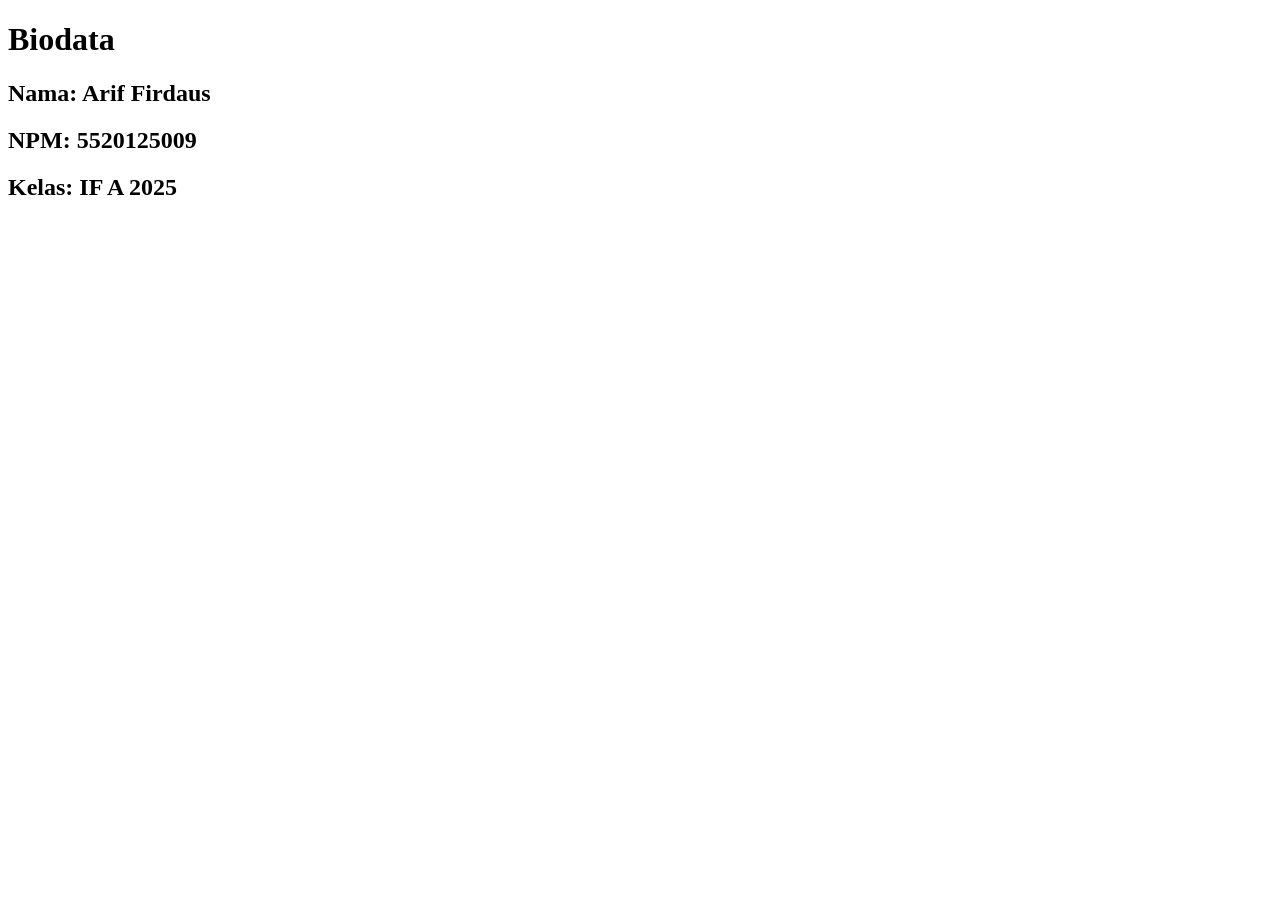
<file: praktikum/PWD-1-P1/Index.html>
<!DOCTYPE html>
<html lang="en">
<head>
    <meta charset="UTF-8">
    <meta name="viewport" content="width=device-width, initial-scale=1.0">
    <title>Biodata</title>
</head>
<body>
    <h1>Biodata</h1>
    <h2>Nama: Arif Firdaus</h2>
    <h2>NPM: 5520125009</h2>
    <h2>Kelas: IF A 2025</h2>
    <h2></h2>


</body>
</html>
</file>
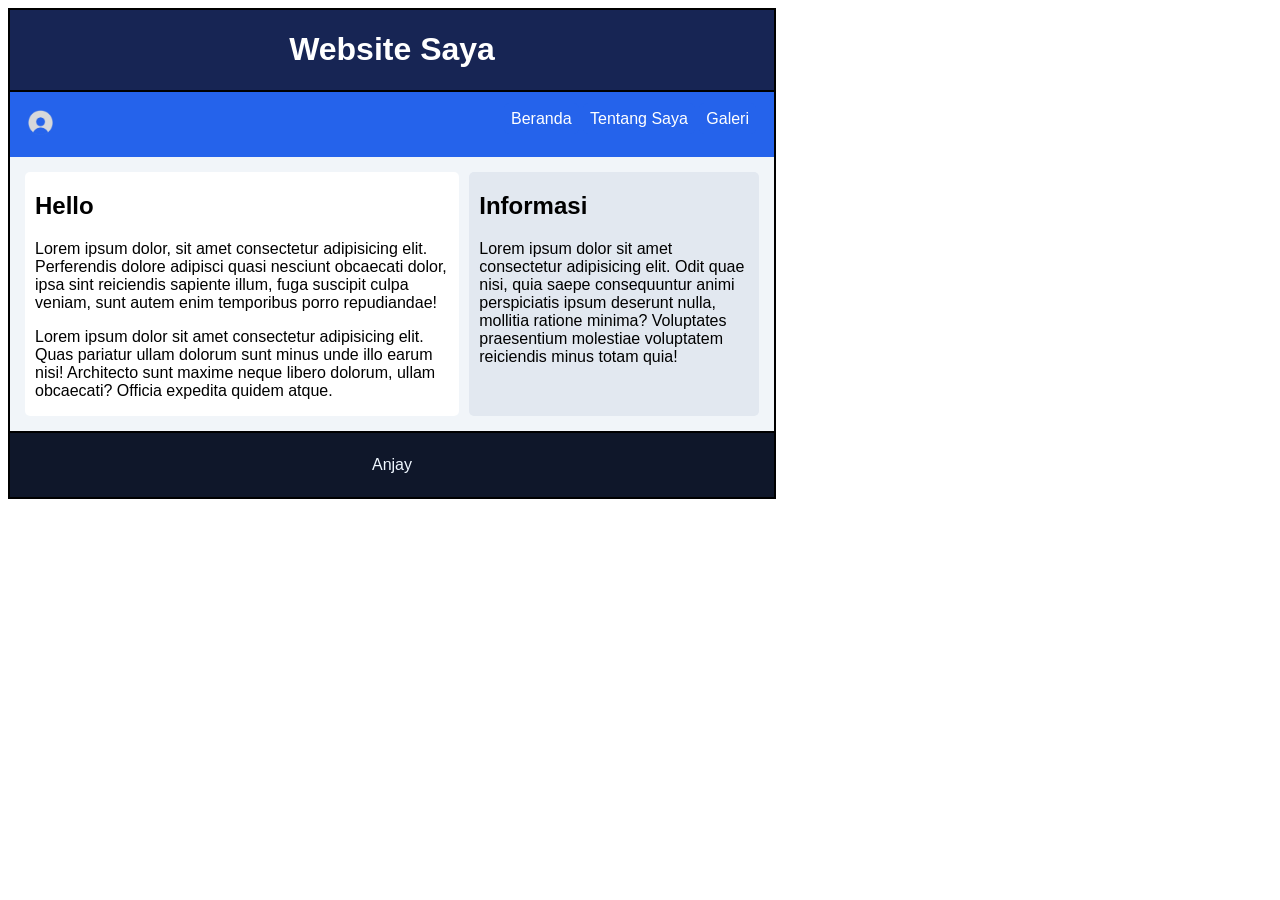
<file: praktikum/PWD-1-P3/index.html>
<!DOCTYPE html>
<html lang="id">
<head>
    <meta charset="UTF-8">
    <meta name="viewport" content="width=device-width, initial-scale=1.0">
    <title>Beranda</title>
    <link rel="stylesheet" href="style.css">
</head>
<body>

    <header class="header">
        <h1>Website Saya</h1>
    </header>

    <nav class="navbar">
        <div class="logo"><img src="download__9_-removebg-preview.png" alt=""></div>
        <div class="menu">
            <a href="index.html">Beranda</a>
            <a href="tentang.html">Tentang Saya</a>
            <a href="galeri.html">Galeri</a>
        </div>
    </nav>

     <section class="content">
        <article class="article">
            <h2>Hello</h2>
            <p>
                Lorem ipsum dolor, sit amet consectetur adipisicing elit. Perferendis dolore adipisci quasi nesciunt obcaecati dolor, ipsa sint reiciendis sapiente illum, fuga suscipit culpa veniam, sunt autem enim temporibus porro repudiandae!
            </p>
            <p>
                Lorem ipsum dolor sit amet consectetur adipisicing elit. Quas pariatur ullam dolorum sunt minus unde illo earum nisi! Architecto sunt maxime neque libero dolorum, ullam obcaecati? Officia expedita quidem atque.
            </p>
        </article>

        <aside class="aside">
            <h2>Informasi</h2>
            <p>Lorem ipsum dolor sit amet consectetur adipisicing elit. Odit quae nisi, quia saepe consequuntur animi perspiciatis ipsum deserunt nulla, mollitia ratione minima? Voluptates praesentium molestiae voluptatem reiciendis minus totam quia!</p>
            <p></p>
        </aside>
    </section>

    <footer class="footer">
        <p>Anjay</p>
    </footer> 

</body>
</html>
</file>
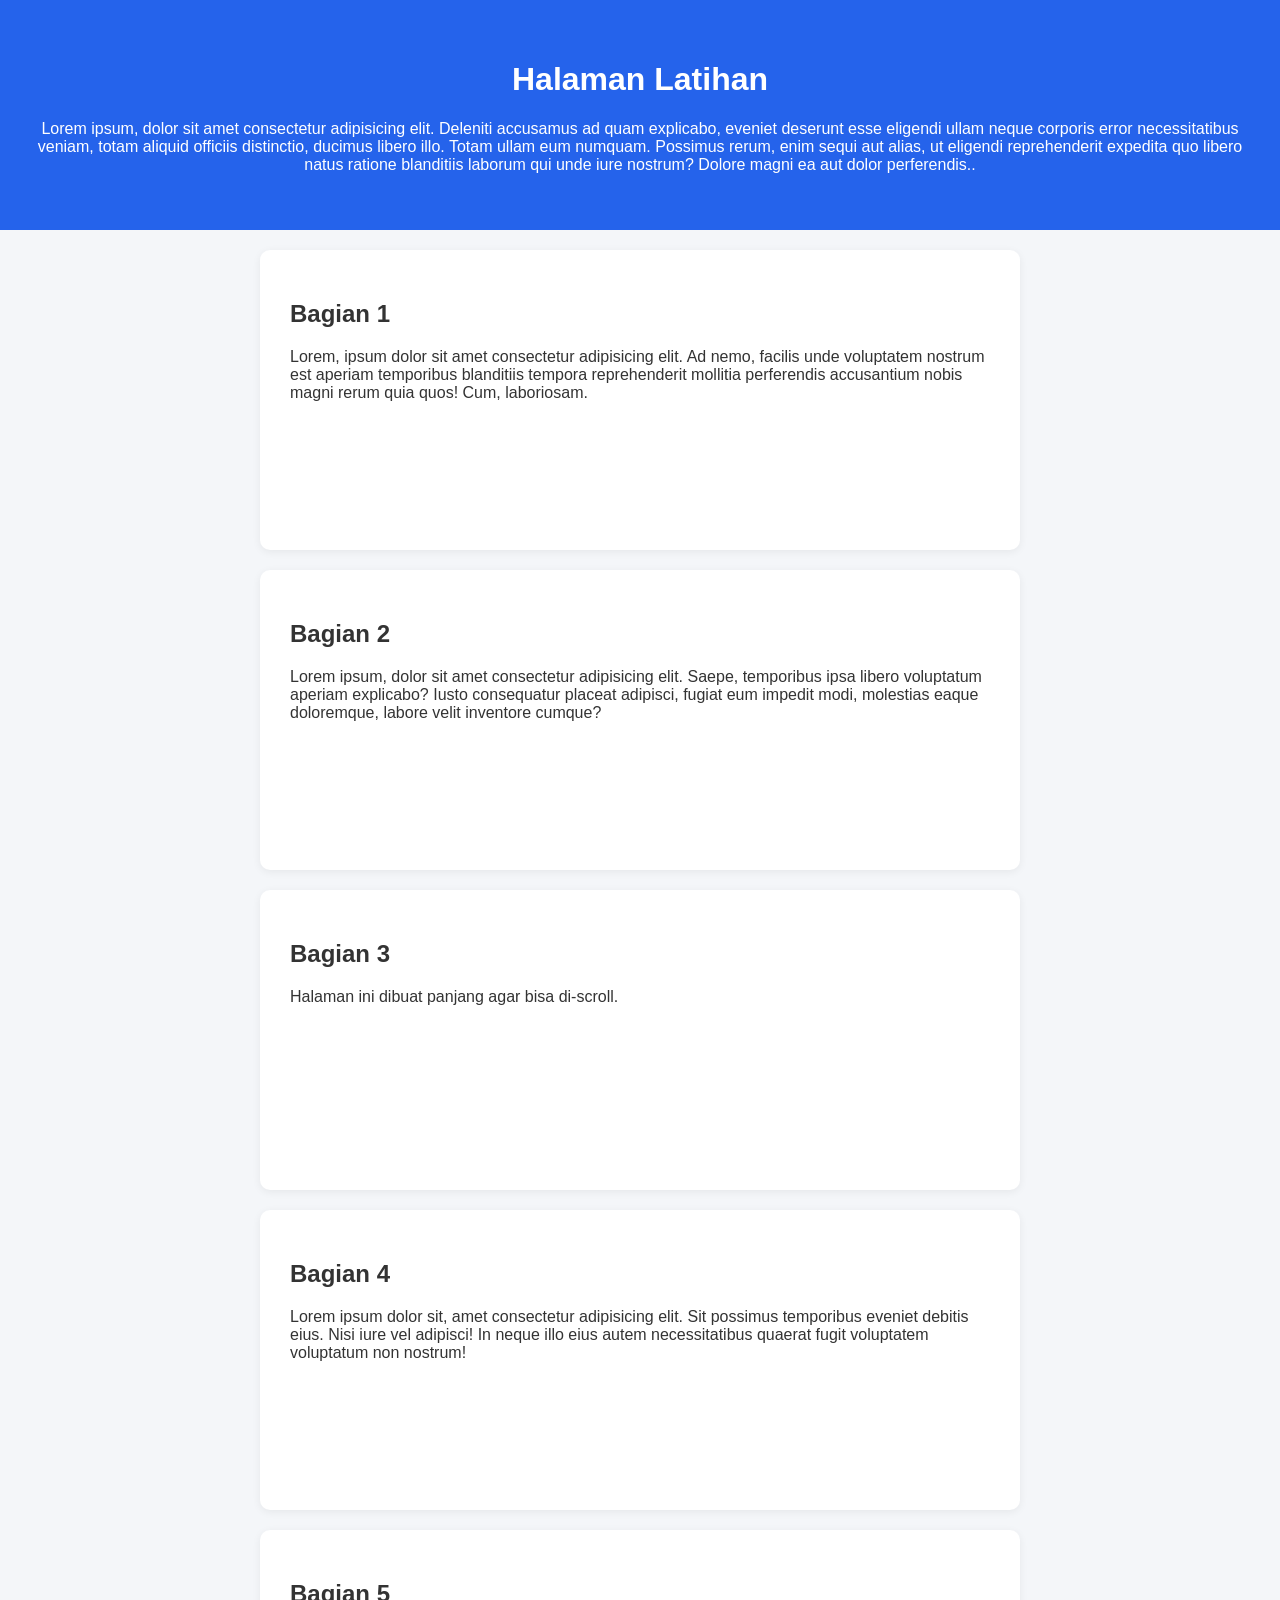
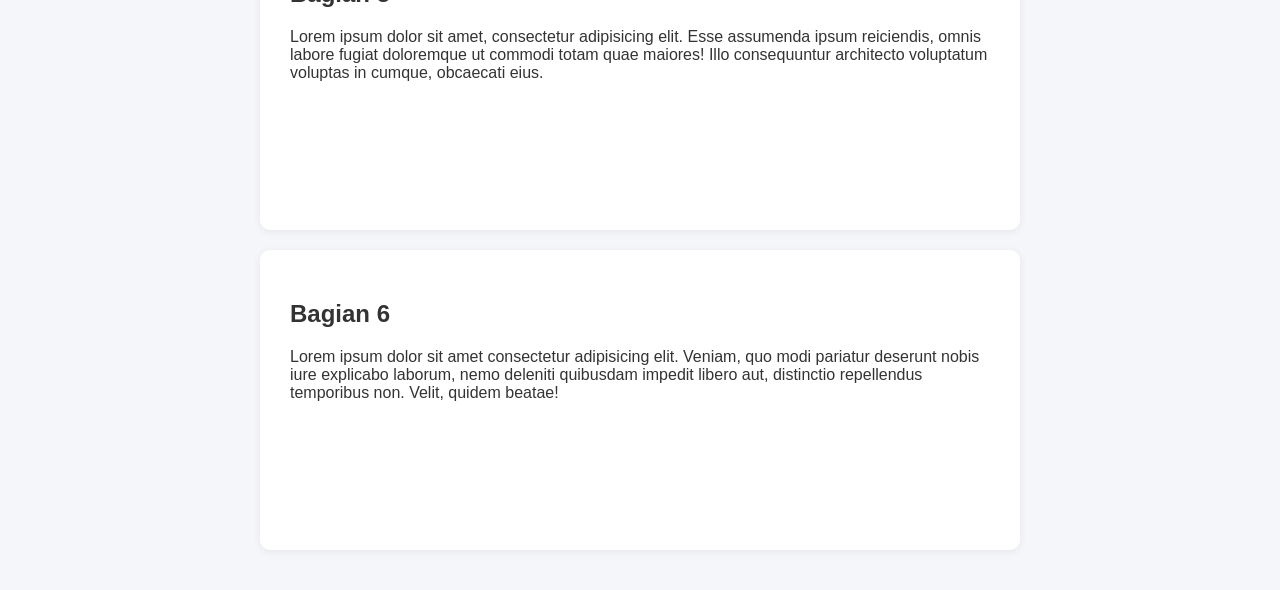
<file: praktikum/PWD-1-P4/index.html>
<!DOCTYPE html>
<html lang="id">
<head>
    <meta charset="UTF-8">
    <meta name="viewport" content="width=device-width, initial-scale=1.0">
    <title>Latihan Back to Top</title>
    <link rel="stylesheet" href="style.css">
</head>
<body>

    <header id="top">
        <h1>Halaman Latihan</h1>
        <p>Lorem ipsum, dolor sit amet consectetur adipisicing elit. Deleniti accusamus ad quam explicabo, eveniet deserunt esse eligendi ullam neque corporis error necessitatibus veniam, totam aliquid officiis distinctio, ducimus libero illo.
        Totam ullam eum numquam. Possimus rerum, enim sequi aut alias, ut eligendi reprehenderit expedita quo libero natus ratione blanditiis laborum qui unde iure nostrum? Dolore magni ea aut dolor perferendis..</p>
    </header>

    <main>
        <section>
            <h2>Bagian 1</h2>
            <p>Lorem, ipsum dolor sit amet consectetur adipisicing elit. Ad nemo, facilis unde voluptatem nostrum est aperiam temporibus blanditiis tempora reprehenderit mollitia perferendis accusantium nobis magni rerum quia quos! Cum, laboriosam.</p>
        </section>

        <section>
            <h2>Bagian 2</h2>
            <p>Lorem ipsum, dolor sit amet consectetur adipisicing elit. Saepe, temporibus ipsa libero voluptatum aperiam explicabo? Iusto consequatur placeat adipisci, fugiat eum impedit modi, molestias eaque doloremque, labore velit inventore cumque?</p>
        </section>

        <section>
            <h2>Bagian 3</h2>
            <p>Halaman ini dibuat panjang agar bisa di-scroll.</p>
        </section>

        <section>
            <h2>Bagian 4</h2>
            <p>Lorem ipsum dolor sit, amet consectetur adipisicing elit. Sit possimus temporibus eveniet debitis eius. Nisi iure vel adipisci! In neque illo eius autem necessitatibus quaerat fugit voluptatem voluptatum non nostrum!</p>
        </section>

        <section>
            <h2>Bagian 5</h2>
            <p>Lorem ipsum dolor sit amet, consectetur adipisicing elit. Esse assumenda ipsum reiciendis, omnis labore fugiat doloremque ut commodi totam quae maiores! Illo consequuntur architecto voluptatum voluptas in cumque, obcaecati eius.</p>
        </section>

        <section>
            <h2>Bagian 6</h2>
            <p>Lorem ipsum dolor sit amet consectetur adipisicing elit. Veniam, quo modi pariatur deserunt nobis iure explicabo laborum, nemo deleniti quibusdam impedit libero aut, distinctio repellendus temporibus non. Velit, quidem beatae!</p>
        </section>
    </main>

    <button id="backToTop">
        ↑
    </button>

    <script src="script.js"></script>

</body>
</html>
</file>
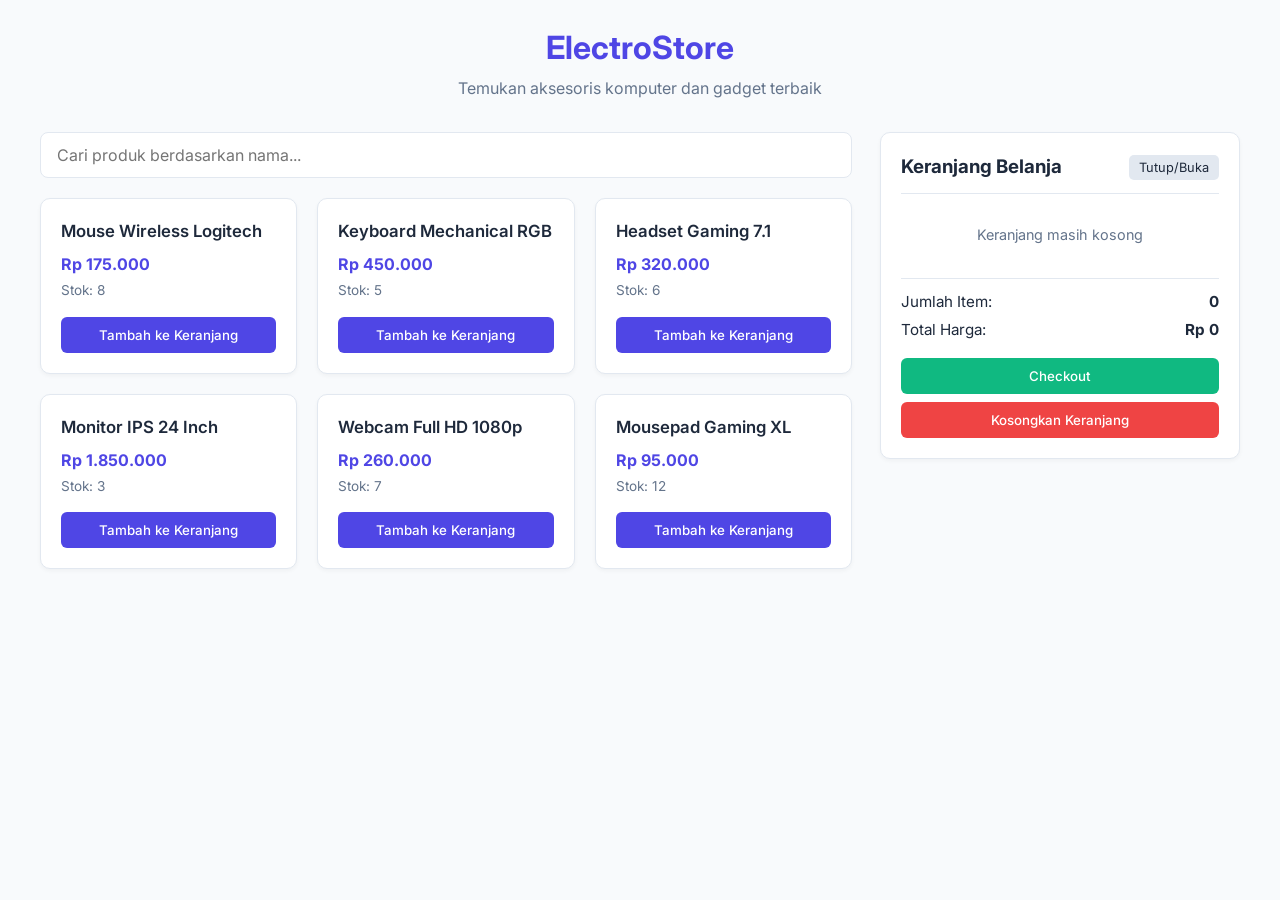
<file: praktikum/PWD-1-P5/index.html>
<!DOCTYPE html>
<html lang="id">
<head>
    <meta charset="UTF-8">
    <meta name="viewport" content="width=device-width, initial-scale=1.0">
    <title>Toko Online Sederhana</title>
    <!-- Font Google Inter -->
    <link href="https://fonts.googleapis.com/css2?family=Inter:wght@400;500;600;700&display=swap" rel="stylesheet">
    <!-- Menghubungkan file CSS eksternal -->
    <link rel="stylesheet" href="style.css">
    <!-- Memuat Library jQuery -->
    <script src="https://code.jquery.com/jquery-3.6.0.min.js"></script>
</head>
<body>

    <header>
        <h1>ElectroStore</h1>
        <p>Temukan aksesoris komputer dan gadget terbaik</p>
    </header>

    <div class="container">
        <!-- Area Daftar Produk & Pencarian -->
        <main class="main-content">
            <input type="text" id="searchInput" class="search-bar" placeholder="Cari produk berdasarkan nama...">
            <div id="productGrid" class="product-grid">
                <!-- Daftar produk akan di-render secara dinamis oleh script.js -->
            </div>
        </main>

        <!-- Area Panel Keranjang Belanja -->
        <aside class="cart-panel">
            <div class="cart-header">
                <h3>Keranjang Belanja</h3>
                <button id="toggleCartBtn" class="btn-toggle">Tutup/Buka</button>
            </div>

            <div id="cartBody">
                <ul id="cartList" class="cart-items">
                    <li class="empty-msg">Keranjang masih kosong</li>
                </ul>

                <div class="cart-summary">
                    <p>Jumlah Item: <strong id="totalItems">0</strong></p>
                    <p>Total Harga: <strong id="totalPrice">Rp 0</strong></p>
                </div>

                <div class="cart-actions">
                    <button id="checkoutBtn" class="btn btn-success">Checkout</button>
                    <button id="clearCartBtn" class="btn btn-danger">Kosongkan Keranjang</button>
                </div>
            </div>

            <!-- Area Ringkasan Pesanan setelah Checkout -->
            <div id="orderSummary" class="order-summary">
                <h4>Ringkasan Pesanan</h4>
                <div id="summaryContent"></div>
            </div>
        </aside>
    </div>

    <!-- Menghubungkan file JavaScript/jQuery eksternal -->
    <script src="script.js"></script>
</body>
</html>
</file>
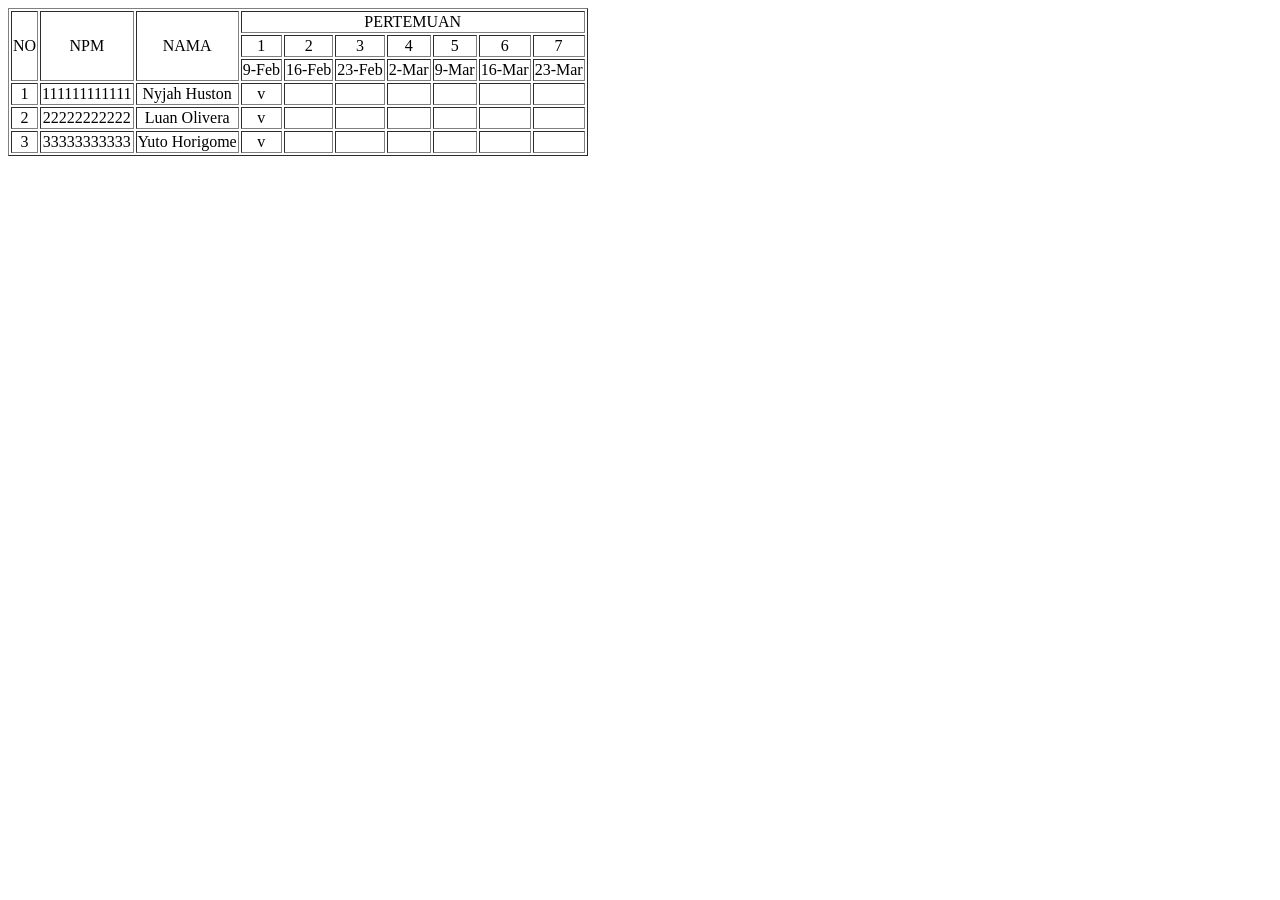
<file: praktikum/PWD-1-P2/tugas1.html>
<!DOCTYPE html>
<html lang="en">
<head>
    <meta charset="UTF-8">
    <meta name="viewport" content="width=device-width, initial-scale=1.0">
    <title>Pertemuan2-tugas1</title>
</head>
<body>
    <table border = 1>
        <tr align="center">
            <td rowspan="3">NO</td>
            <td rowspan="3">NPM</td>
            <td rowspan="3">NAMA</td>
            <td colspan="7">PERTEMUAN</td>
        </tr>
        <tr align="center">
            <td>1</td>
            <td>2</td>
            <td>3</td>
            <td>4</td>
            <td>5</td>
            <td>6</td>
            <td>7</td>
        </tr>
        <tr>
            <td>9-Feb</td>
            <td>16-Feb</td>
            <td>23-Feb</td>
            <td>2-Mar</td>
            <td>9-Mar</td>
            <td>16-Mar</td>
            <td>23-Mar</td>
        </tr>
        <tr align="center">
            <td>1</td>
            <td>111111111111</td>
            <td>Nyjah Huston</td>
            <td>v</td>
            <td></td>
            <td></td>
            <td></td>
            <td></td>
            <td></td>
            <td></td>
        </tr>
        <tr align="center">
            <td>2</td>
            <td>22222222222</td>
            <td>Luan Olivera</td>
            <td>v</td>
            <td></td>
            <td></td>
            <td></td>
            <td></td>
            <td></td>
            <td></td>
        </tr>
        <tr align="center">
            <td>3</td>
            <td>33333333333</td>
            <td>Yuto Horigome</td>
            <td>v</td>
            <td></td>
            <td></td>
            <td></td>
            <td></td>
            <td></td>
            <td></td>
        </tr>
    </table>
</body>
</html>
</file>
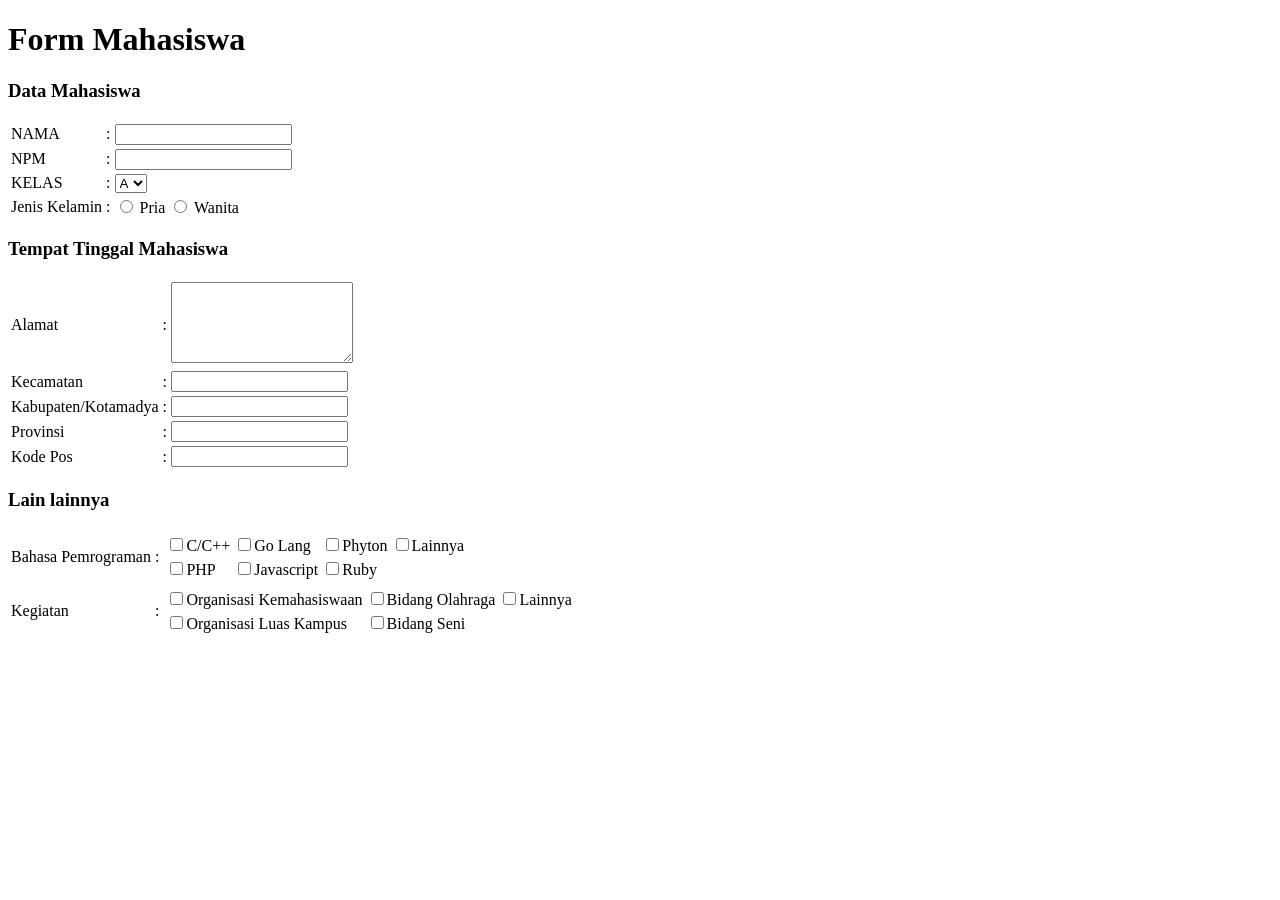
<file: praktikum/PWD-1-P2/tugas2.html>
<!DOCTYPE html>
<html lang="en">

<head>
    <meta charset="UTF-8">
    <meta name="viewport" content="width=device-width, initial-scale=1.0">
    <title>Document</title>
</head>

<body>
    <form method="post" action="#"></form>
    <h1>Form Mahasiswa</h1>
    <h3>Data Mahasiswa</h3>
    <table>
        <tr>
            <td>NAMA</td>
            <td>:</td>
            <td><input type="text" name="nama"></td>
        </tr>
        <tr>
            <td>NPM</td>
            <td>:</td>
            <td><input type="text" name="npm"></td>
        </tr>
        <tr>
            <td>KELAS</td>
            <td>:</td>
            <td>
                <select name="kelas" id="">
                    <option value="Kelas A">A</option>
                    <option value="Kelas B">B</option>
                    <option value="Kelas C">C</option>
                </select>
        </tr>
        <tr>
            <td>Jenis Kelamin</td>
            <td>:</td>
            <td>
                <input type="radio" name="gender" value="pria"> Pria
                <input type="radio" name="gender" value="wanita"> Wanita
            </td>
        </tr>
    </table>

    <h3>Tempat Tinggal Mahasiswa</h3>
    <table>
        <tr>
            <td>Alamat</td>
            <td>:</td>
            <td><textarea type="text" name="alamat" rows="5"></textarea></td>
        </tr>
        <tr>
            <td>Kecamatan</td>
            <td>:</td>
            <td><input type="text" name="kec"></td>
        </tr>
        <tr>
            <td>Kabupaten/Kotamadya</td>
            <td>:</td>
            <td><input type="text" name="kab"></td>
        </tr>
        <tr>
            <td>Provinsi</td>
            <td>:</td>
            <td><input type="text" name="provinsi"></td>
        </tr>
        <tr>
            <td>Kode Pos</td>
            <td>:</td>
            <td><input type="text" name="pos"></td>
        </tr>
    </table>

    <h3>Lain lainnya</h3>
    <table>
        <tr>
            <td>Bahasa Pemrograman</td>
            <td>:</td>
            <td>
                <table>
                    <tr>
                        <td><input type="checkbox" name="bahasa " value="C">C/C++</td>
                        <td><input type="checkbox" name="bahasa " value="lang">Go Lang</td>
                        <td><input type="checkbox" name="bahasa " value="P">Phyton</td>
                        <td><input type="checkbox" name="bahasa " value="lain">Lainnya</td>
                    </tr>
                    <tr>
                        <td><input type="checkbox" name="bahasa " value="php">PHP</td>
                        <td><input type="checkbox" name="bahasa " value="js">Javascript</td>
                        <td><input type="checkbox" name="bahasa " value="ruby">Ruby</td>
                    </tr>
                </table>
            </td>
        </tr>
        <tr>
            <td>Kegiatan</td>
            <td>:</td>
            <td>
                <table>
                    <tr>
                        <td><input type="checkbox" name="kegiatan " value="kemahasiswaan">Organisasi Kemahasiswaan</td>
                        <td><input type="checkbox" name="kegiatan " value="olahraga">Bidang Olahraga</td>
                        <td><input type="checkbox" name="kegiatan " value="lain">Lainnya</td>
                    </tr>
                    <tr>
                        <td><input type="checkbox" name="kegiatan " value="luarKampus">Organisasi Luas Kampus</td>
                        <td><input type="checkbox" name="kegiatan " value="seni">Bidang Seni</td>
                    </tr>
                </table>
            </td>
        </tr>
    </table>
</body>

</html>
</file>
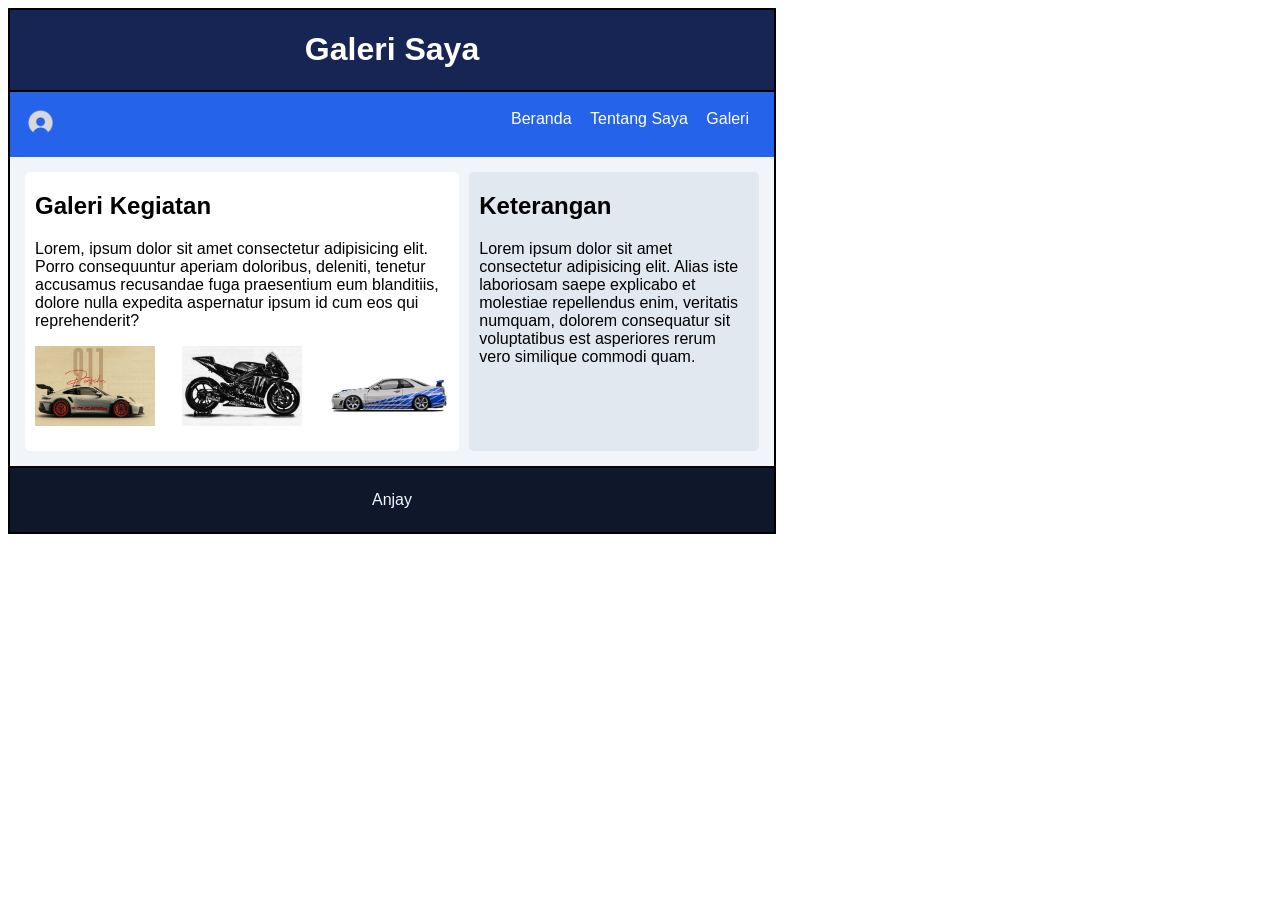
<file: praktikum/PWD-1-P3/galeri.html>
<!DOCTYPE html>
<html lang="id">
<head>
    <meta charset="UTF-8">
    <meta name="viewport" content="width=device-width, initial-scale=1.0">
    <title>Galeri</title>
    <link rel="stylesheet" href="style.css">
</head>
<body>

    <header class="header">
        <h1>Galeri Saya</h1>
    </header>

    <nav class="navbar">
        <div class="logo"><img src="download__9_-removebg-preview.png" alt=""></div>
        <div class="menu">
            <a href="index.html">Beranda</a>
            <a href="tentang.html">Tentang Saya</a>
            <a href="galeri.html">Galeri</a>
        </div>
    </nav>

    <section class="content">
        <article class="article">
            <h2>Galeri Kegiatan</h2>
            <p>
                Lorem, ipsum dolor sit amet consectetur adipisicing elit. Porro consequuntur aperiam doloribus, deleniti, tenetur accusamus recusandae fuga praesentium eum blanditiis, dolore nulla expedita aspernatur ipsum id cum eos qui reprehenderit?
            </p>

            <div class="gallery">
                <div class="gallery-item">
                    <img src="download (9).jpeg"
                         alt="Pemandangan alam">
                    <p></p>
                </div>

                <div class="gallery-item">
                    <img src="download (10).jpeg"
                         alt="Kegiatan sehari-hari">
                    <p></p>
                </div>

                <div class="gallery-item">
                    <img src="download (11).jpeg"
                         alt="Inspirasi">
                    <p></p>
                </div>
            </div>
        </article>

        <aside class="aside">
            <h2>Keterangan</h2>
            <p>
                Lorem ipsum dolor sit amet consectetur adipisicing elit. Alias iste laboriosam saepe explicabo et molestiae repellendus enim, veritatis numquam, dolorem consequatur sit voluptatibus est asperiores rerum vero similique commodi quam.
            </p>
        </aside>
    </section>

    <footer class="footer">
        <p>Anjay</p>
    </footer>

</body>
</html>
</file>
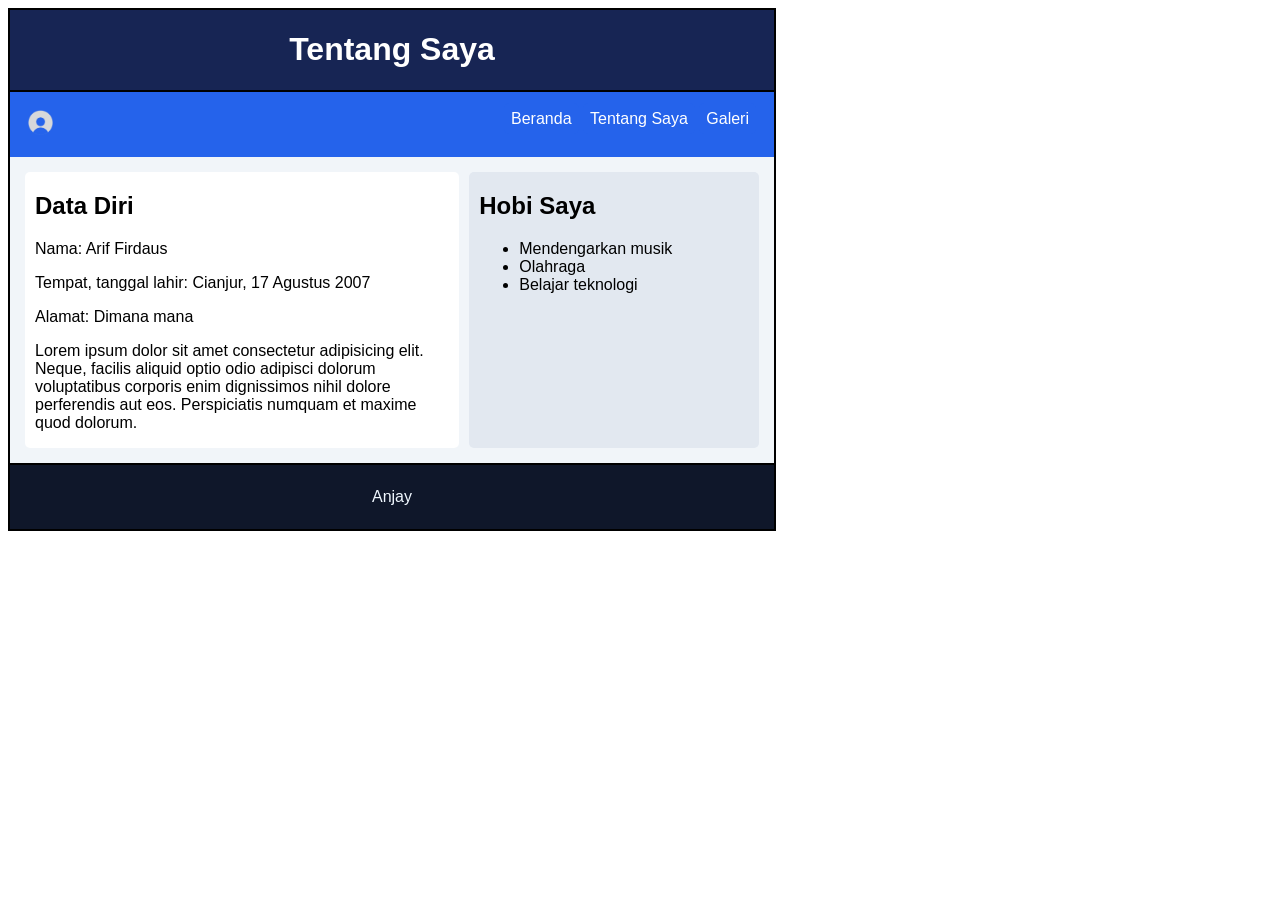
<file: praktikum/PWD-1-P3/tentang.html>
<!DOCTYPE html>
<html lang="id">
<head>
    <meta charset="UTF-8">
    <meta name="viewport" content="width=device-width, initial-scale=1.0">
    <title>Tentang Saya</title>
    <link rel="stylesheet" href="style.css">
</head>
<body>

    <header class="header">
        <h1>Tentang Saya</h1>
    </header>

    <nav class="navbar">
        <div class="logo"><img src="download__9_-removebg-preview.png" alt=""></div>
        <div class="menu">
            <a href="index.html">Beranda</a>
            <a href="tentang.html">Tentang Saya</a>
            <a href="galeri.html">Galeri</a>
        </div>
    </nav>

    <section class="content">
        <article class="article">
            <h2>Data Diri</h2>
            <p>Nama: Arif Firdaus</p>
            <p>Tempat, tanggal lahir: Cianjur, 17 Agustus 2007</p>
            <p>Alamat: Dimana mana</p>
            <p>
                Lorem ipsum dolor sit amet consectetur adipisicing elit. Neque, facilis aliquid optio odio adipisci dolorum voluptatibus corporis enim dignissimos nihil dolore perferendis aut eos. Perspiciatis numquam et maxime quod dolorum.
            </p>
        </article>

        <aside class="aside">
            <h2>Hobi Saya</h2>
            <ul>
                <li>Mendengarkan musik</li>
                <li>Olahraga</li>
                <li>Belajar teknologi</li>
            </ul>
        </aside>
    </section>

    <footer class="footer">
        <p>Anjay</p>
    </footer>

</body>
</html>
</file>
<file: praktikum/PWD-1-P3/style.css>
/* Pengaturan dasar */
* {
    box-sizing: border-box;
}

body {
    font-family: Arial, Helvetica, sans-serif;
    width: 60%;
    
}

/* Header */
.header {
    background-color: #172554;
    color: #FFFFFF;
    text-align: center;
    border: 2px solid black;
}

.navbar{
    display: flex;
    justify-content: space-between;
    background-color: #2563EB;
    padding: 15px;
    border-left: 2px solid black;
    border-right: 2px solid black;
}

.navbar div{
    margin: 3px;
}

.menu a{
    text-decoration: none;
    background-color: #2563EB;
    padding: 7px;
    border-radius: 5px;
    color: #FFFFFF;
}

.menu a:hover{
    background-color: #19429a;
    border: 1px solid #FFFFFF;
    transition: 0.5s;
}

.content
{
    background-color:  #F1F5F9;
    display: flex;
    border-left: 2px solid black;
    border-right: 2px solid black;
    padding: 10px;
}

.article{
    background-color: white;
    padding: 0px 10px;
    width: 60%;
    margin: 5px;
    border-radius: 5px;
}

.aside
{
    background-color: #E2E8F0;
    padding: 0px 10px;
    border-radius: 5px;
    margin: 5px;
    width: 40%;
}

.footer
{
    background-color: #0F172A;
    color: aliceblue;
    padding: 7px;
    text-align: center;
    border: 2px solid black;
}

.logo img{
    
    width: 25px;
}

img{
    width: 120px;
}

.gallery
{
    display: flex;
    justify-content: space-between;
}
</file>
<file: praktikum/PWD-1-P4/style.css>
* {
    box-sizing: border-box;
}

html {
    scroll-behavior: smooth;
}

body {
    margin: 0;
    font-family: Arial, sans-serif;
    color: #333;
    background-color: #f4f6f9;
}

header {
    background-color: #2563eb;
    color: white;
    text-align: center;
    padding: 40px 20px;
}

main {
    max-width: 800px;
    margin: auto;
    padding: 20px;
}

section {
    background-color: white;
    padding: 30px;
    margin-bottom: 20px;
    min-height: 300px;
    border-radius: 10px;
    box-shadow: 0 2px 8px #00000010;
}

#backToTop {
    display: none;
    position: fixed;
    right: 25px;
    bottom: 25px;
    width: 50px;
    height: 50px;
    border: none;
    border-radius: 50%;
    background-color: #2563eb;
    color: white;
    font-size: 28px;
    cursor: pointer;
    opacity: 0.5;
    transition: opacity 0.3s;
}

#backToTop:hover {
    opacity: 1;
}
</file>
<file: praktikum/PWD-1-P5/style.css>
:root {
    --primary: #4f46e5;
    --primary-hover: #4338ca;
    --success: #10b981;
    --success-hover: #059669;
    --danger: #ef4444;
    --danger-hover: #dc2626;
    --bg-body: #f8fafc;
    --bg-card: #ffffff;
    --text-dark: #1e293b;
    --text-muted: #64748b;
    --border-color: #e2e8f0;
}

* {
    box-sizing: border-box;
    margin: 0;
    padding: 0;
    font-family: 'Inter', sans-serif;
}

body {
    background-color: var(--bg-body);
    color: var(--text-dark);
    padding: 24px;
    line-height: 1.5;
}

header {
    text-align: center;
    margin-bottom: 32px;
}

header h1 {
    color: var(--primary);
    font-size: 2rem;
    margin-bottom: 4px;
}

header p {
    color: var(--text-muted);
}

/* Layout Utama Responsif */
.container {
    max-width: 1200px;
    margin: 0 auto;
    display: grid;
    grid-template-columns: 1fr 360px;
    gap: 28px;
}

@media (max-width: 860px) {
    .container {
        grid-template-columns: 1fr;
    }
}

/* Kolom Produk */
.main-content {
    display: flex;
    flex-direction: column;
    gap: 20px;
}

.search-bar {
    width: 100%;
    padding: 12px 16px;
    border: 1px solid var(--border-color);
    border-radius: 8px;
    font-size: 1rem;
    outline: none;
    transition: border-color 0.2s;
}

.search-bar:focus {
    border-color: var(--primary);
}

.product-grid {
    display: grid;
    grid-template-columns: repeat(auto-fill, minmax(230px, 1fr));
    gap: 20px;
}

.product-card {
    background: var(--bg-card);
    border: 1px solid var(--border-color);
    border-radius: 10px;
    padding: 20px;
    display: flex;
    flex-direction: column;
    justify-content: space-between;
    box-shadow: 0 2px 4px rgba(0, 0, 0, 0.04);
    transition: transform 0.2s, box-shadow 0.2s;
}

.product-card:hover {
    transform: translateY(-3px);
    box-shadow: 0 8px 16px rgba(0, 0, 0, 0.06);
}

.product-title {
    font-size: 1.05rem;
    font-weight: 600;
    margin-bottom: 8px;
}

.product-price {
    color: var(--primary);
    font-weight: 700;
    font-size: 1rem;
    margin-bottom: 4px;
}

.product-stock {
    font-size: 0.85rem;
    color: var(--text-muted);
    margin-bottom: 16px;
}

/* Tombol Umum */
.btn {
    width: 100%;
    padding: 10px 14px;
    border: none;
    border-radius: 6px;
    background-color: var(--primary);
    color: #fff;
    font-weight: 500;
    cursor: pointer;
    transition: background-color 0.2s;
}

.btn:hover {
    background-color: var(--primary-hover);
}

.btn-success {
    background-color: var(--success);
}

.btn-success:hover {
    background-color: var(--success-hover);
}

.btn-danger {
    background-color: var(--danger);
}

.btn-danger:hover {
    background-color: var(--danger-hover);
}

/* Panel Keranjang */
.cart-panel {
    background: var(--bg-card);
    border: 1px solid var(--border-color);
    border-radius: 10px;
    padding: 20px;
    height: fit-content;
    box-shadow: 0 2px 4px rgba(0, 0, 0, 0.04);
}

.cart-header {
    display: flex;
    justify-content: space-between;
    align-items: center;
    padding-bottom: 12px;
    margin-bottom: 14px;
    border-bottom: 1px solid var(--border-color);
}

.btn-toggle {
    background: #e2e8f0;
    color: var(--text-dark);
    border: none;
    padding: 5px 10px;
    border-radius: 5px;
    font-size: 0.8rem;
    cursor: pointer;
}

.btn-toggle:hover {
    background: #cbd5e1;
}

.cart-items {
    list-style: none;
    max-height: 280px;
    overflow-y: auto;
    margin-bottom: 16px;
}

.empty-msg {
    text-align: center;
    color: var(--text-muted);
    font-size: 0.9rem;
    padding: 16px 0;
}

.cart-item {
    display: flex;
    justify-content: space-between;
    align-items: center;
    padding: 10px 0;
    border-bottom: 1px dashed var(--border-color);
    font-size: 0.9rem;
}

.cart-item-info {
    display: flex;
    flex-direction: column;
}

.btn-remove-item {
    background: #fee2e2;
    color: var(--danger);
    border: none;
    padding: 4px 8px;
    border-radius: 4px;
    font-size: 0.75rem;
    cursor: pointer;
    font-weight: 600;
}

.btn-remove-item:hover {
    background: #fecaca;
}

.cart-summary {
    border-top: 1px solid var(--border-color);
    padding-top: 12px;
    margin-bottom: 16px;
    font-size: 0.95rem;
}

.cart-summary p {
    display: flex;
    justify-content: space-between;
    margin-bottom: 6px;
}

.cart-actions {
    display: flex;
    flex-direction: column;
    gap: 8px;
}

/* Ringkasan Checkout */
.order-summary {
    margin-top: 20px;
    padding: 14px;
    background-color: #ecfdf5;
    border: 1px solid #a7f3d0;
    border-radius: 8px;
    display: none;
    font-size: 0.9rem;
}

.order-summary h4 {
    color: var(--success-hover);
    margin-bottom: 8px;
}

.order-summary ul {
    margin: 8px 0 8px 18px;
}
</file>
